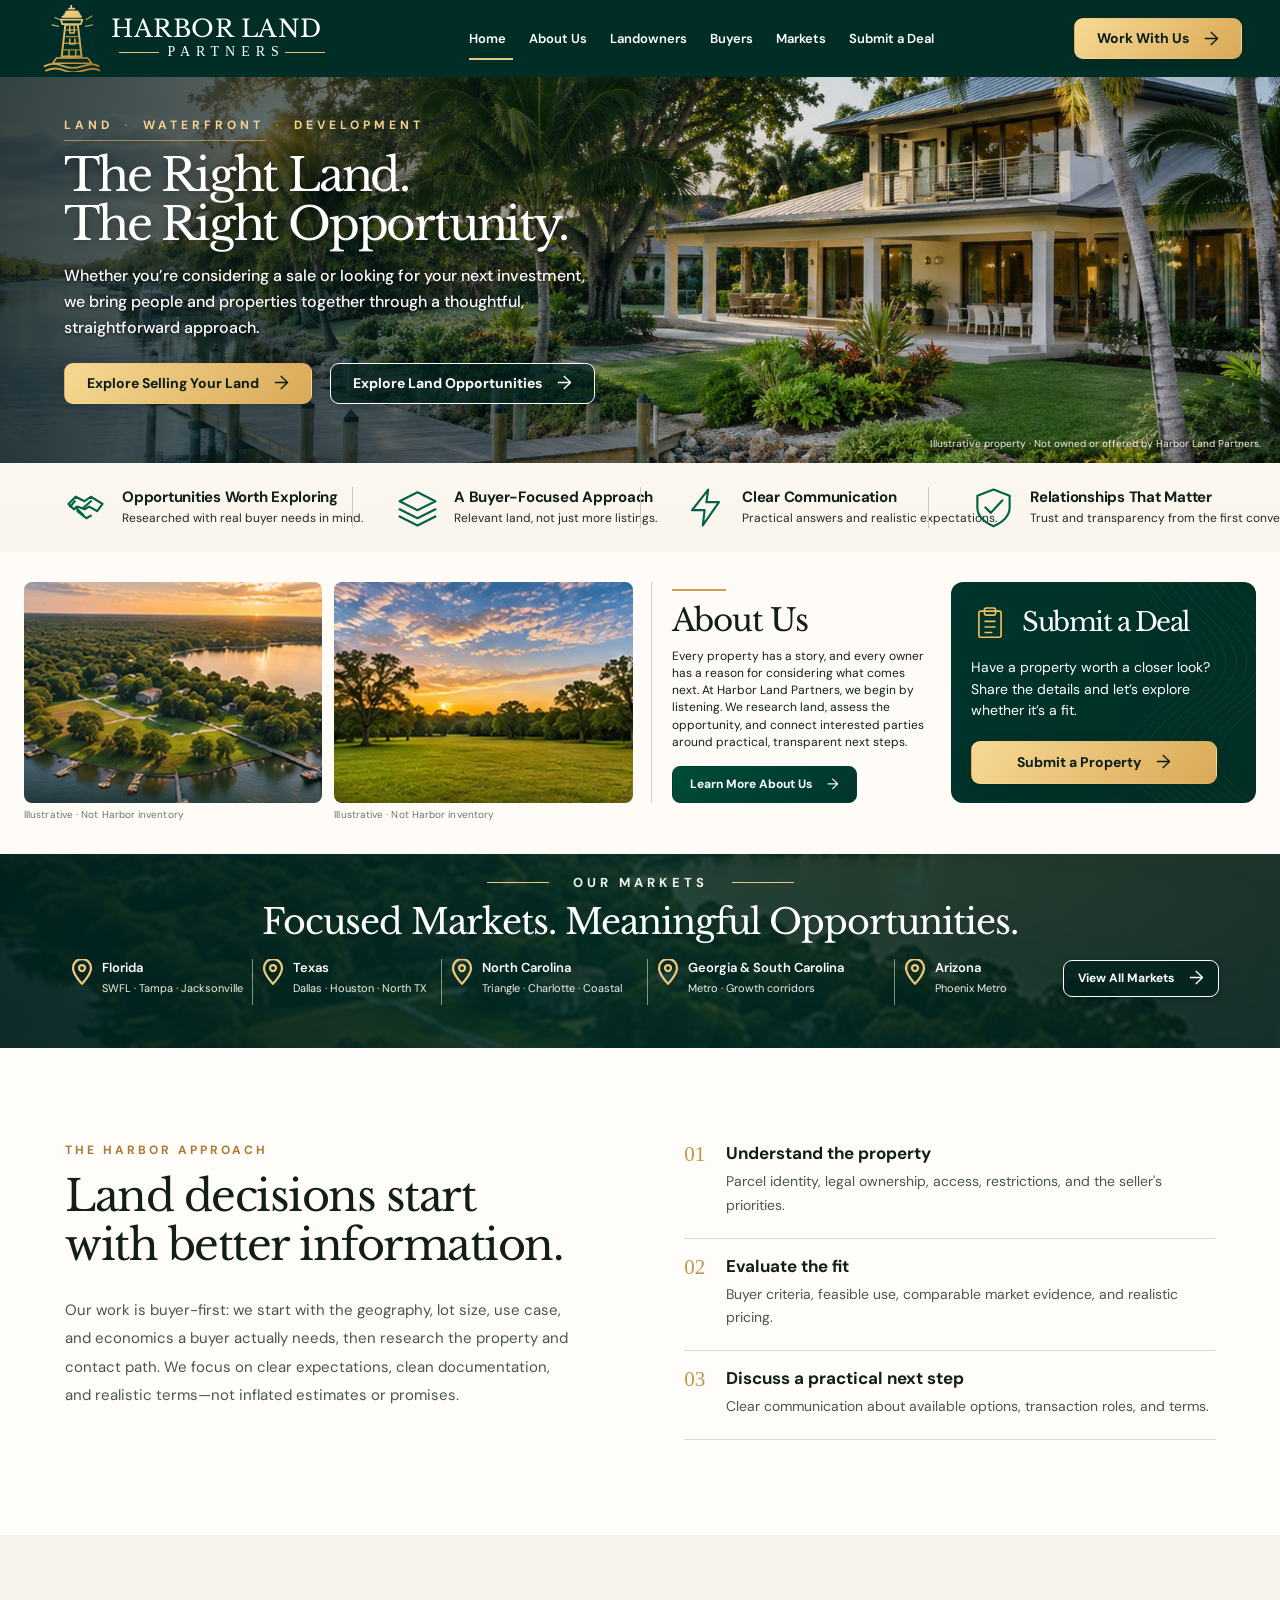
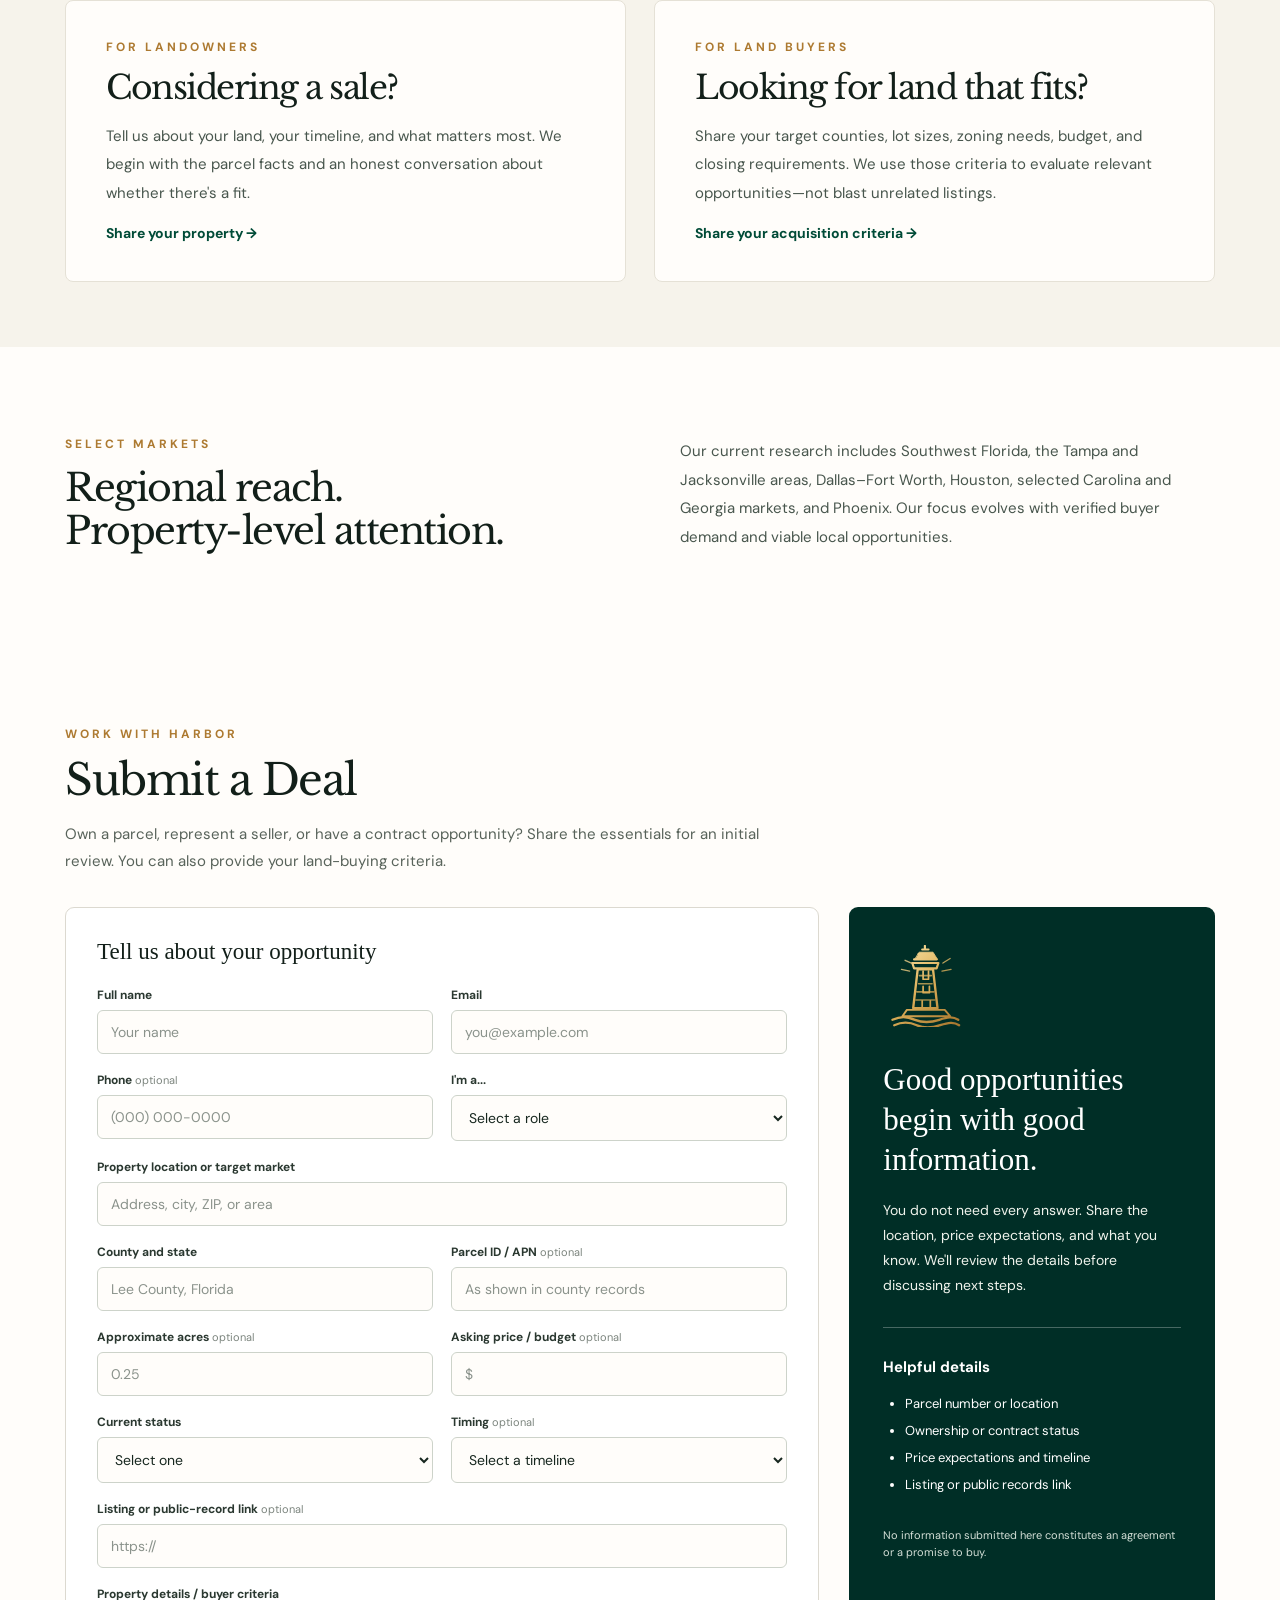
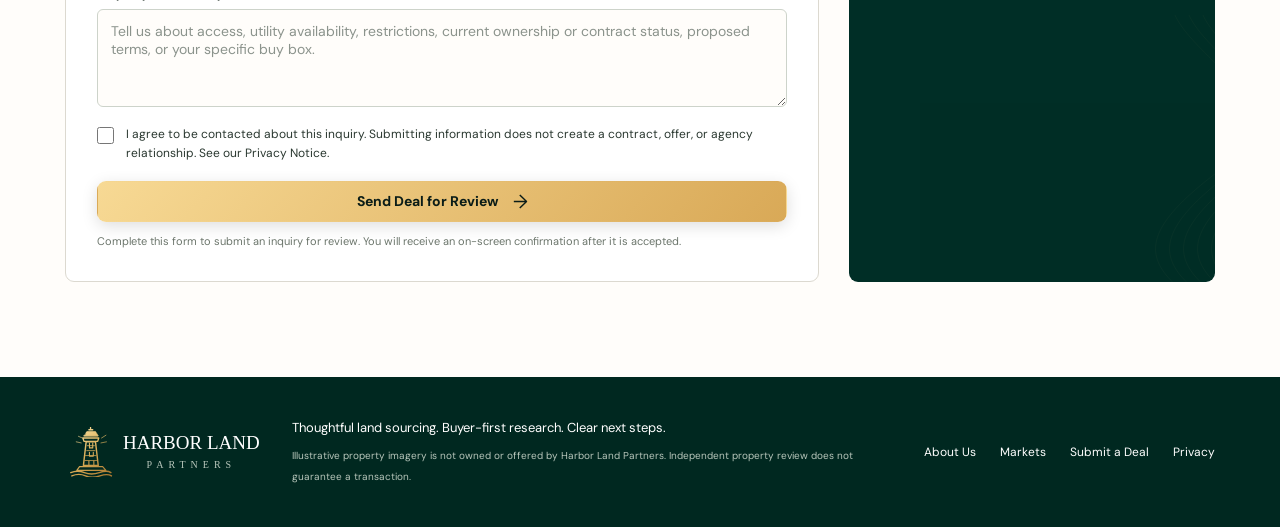
<file: index.html>
<!doctype html>
<html lang="en">
<head>
  <meta charset="UTF-8" />
  <meta name="viewport" content="width=device-width, initial-scale=1.0" />
  <meta name="theme-color" content="#002f27" />
  <meta name="description" content="Harbor Land Partners connects landowners, investors, and builders with thoughtfully evaluated land opportunities. Share a parcel or tell us what you're looking for." />
  <meta property="og:title" content="Harbor Land Partners | The Right Land. The Right Opportunity." />
  <meta property="og:description" content="Property-focused research. Buyer-first land opportunities. Straightforward conversations." />
  <title>Harbor Land Partners — The Right Land. The Right Opportunity.</title>
  <link rel="icon" href="assets/favicon.svg" type="image/svg+xml" />
  <link rel="preconnect" href="https://fonts.googleapis.com" />
  <link rel="preconnect" href="https://fonts.gstatic.com" crossorigin />
  <link href="https://fonts.googleapis.com/css2?family=DM+Sans:wght@400;500;600;700&family=Libre+Baskerville:wght@400;700&display=swap" rel="stylesheet" />
  <link rel="stylesheet" href="styles.css" />
  <script src="config.js" defer></script>
  <script src="script.js" defer></script>
</head>
<body>
  <a class="skip-link" href="#main">Skip to content</a>
  <header class="site-header" id="home">
    <div class="header-inner">
      <a class="brand" href="#home" aria-label="Harbor Land Partners, home">
        <img src="assets/lighthouse.svg" width="74" height="72" alt="" />
        <span class="brand-lettering"><span>HARBOR LAND</span><span class="brand-sub"><i></i>PARTNERS<i></i></span></span>
      </a>
      <nav class="primary-nav" id="primaryNav" aria-label="Main navigation">
        <a href="#home" class="active">Home</a>
        <a href="#about">About Us</a>
        <a href="#landowners">Landowners</a>
        <a href="#buyers">Buyers</a>
        <a href="#markets">Markets</a>
        <a href="#submit">Submit a Deal</a>
      </nav>
      <a class="btn btn-gold header-action" href="#submit">Work With Us <span aria-hidden="true">→</span></a>
      <button class="menu-button" id="menuButton" type="button" aria-expanded="false" aria-controls="primaryNav" aria-label="Open menu"><span></span><span></span><span></span></button>
    </div>
  </header>
  <main id="main">
    <section class="hero" aria-labelledby="hero-title">
      <div class="hero-photo" role="img" aria-label="Illustrative waterfront residence, landscaping and private dock at sunset"></div>
      <div class="hero-inner">
        <div class="hero-copy">
          <div class="hero-eyebrow">LAND <b>·</b> WATERFRONT <b>·</b> DEVELOPMENT</div>
          <h1 id="hero-title">The Right Land.<br />The Right Opportunity.</h1>
          <p>Whether you’re considering a sale or looking for your next investment, we bring people and properties together through a thoughtful, straightforward approach.</p>
          <div class="hero-ctas">
            <a class="btn btn-gold" href="#landowners">Explore Selling Your Land <span aria-hidden="true">→</span></a>
            <a class="btn btn-outline-light" href="#buyers">Explore Land Opportunities <span aria-hidden="true">→</span></a>
          </div>
        </div>
      </div>
      <span class="hero-caption">Illustrative property · Not owned or offered by Harbor Land Partners.</span>
    </section>

    <section class="benefits" aria-label="Why Harbor Land Partners">
      <div class="benefits-inner">
        <div class="benefit"><svg viewBox="0 0 48 48" aria-hidden="true"><path d="m5 20 8-8 10 5 7-5 13 8-6 8-9-5-5 3-8-3-4 3Z"/><path d="m15 28 10 8 5-3m-17-9 9 9m8-16-8 7m-10-7-5 6"/></svg><div><strong>Opportunities Worth Exploring</strong><span>Researched with real buyer needs in mind.</span></div></div>
        <div class="benefit"><svg viewBox="0 0 48 48" aria-hidden="true"><path d="m4 17 20-10 20 10-20 10L4 17Zm0 9 20 10 20-10M4 34l20 10 20-10"/></svg><div><strong>A Buyer-Focused Approach</strong><span>Relevant land, not just more listings.</span></div></div>
        <div class="benefit"><svg viewBox="0 0 48 48" aria-hidden="true"><path d="M27 4 9 27h14l-2 17 18-26H25l2-14Z"/></svg><div><strong>Clear Communication</strong><span>Practical answers and realistic expectations.</span></div></div>
        <div class="benefit"><svg viewBox="0 0 48 48" aria-hidden="true"><path d="M24 4 42 11v13c0 10-7 16-18 21C13 40 6 34 6 24V11L24 4Z"/><path d="m15 24 6 6 13-14"/></svg><div><strong>Relationships That Matter</strong><span>Trust and transparency from the first conversation.</span></div></div>
      </div>
    </section>

    <section class="spotlight" aria-label="Our approach and an example of the land we research">
      <div class="spotlight-inner">
        <div class="photo-card"><img src="assets/lakeshore-aerial.jpg" alt="Illustrative wooded lakeshore with docks seen from above" loading="lazy"/><span class="photo-meta">Illustrative · Not Harbor inventory</span></div>
        <div class="photo-card"><img src="assets/meadow-land.jpg" alt="Illustrative green land with mature trees at sunset" loading="lazy"/><span class="photo-meta">Illustrative · Not Harbor inventory</span></div>
        <div class="about-intro" id="about"><div class="gold-line"></div><h2>About Us</h2><p>Every property has a story, and every owner has a reason for considering what comes next. At Harbor Land Partners, we begin by listening. We research land, assess the opportunity, and connect interested parties around practical, transparent next steps.</p><a class="btn btn-forest" href="#about-detail">Learn More About Us <span aria-hidden="true">→</span></a></div>
        <div class="submit-card"><div class="submit-card-heading"><svg viewBox="0 0 48 48" aria-hidden="true"><rect x="10" y="9" width="28" height="33" rx="2"/><rect x="17" y="5" width="14" height="9" rx="2"/><path d="M17 22h14M17 29h14M17 36h10"/></svg><h2>Submit a Deal</h2></div><p>Have a property worth a closer look? Share the details and let’s explore whether it’s a fit.</p><a class="btn btn-gold" href="#submit">Submit a Property <span aria-hidden="true">→</span></a></div>
      </div>
    </section>

    <section class="markets-bar" id="markets" aria-labelledby="markets-title">
      <div class="markets-overlay"></div>
      <div class="markets-content">
        <div class="markets-eyebrow"><i></i><span>OUR MARKETS</span><i></i></div>
        <h2 id="markets-title">Focused Markets. Meaningful Opportunities.</h2>
        <div class="market-items">
          <div class="market"><svg viewBox="0 0 32 36" aria-hidden="true"><path d="M16 33s12-12 12-21a12 12 0 0 0-24 0c0 9 12 21 12 21Z"/><circle cx="16" cy="12" r="4"/></svg><div><strong>Florida</strong><span>SWFL · Tampa · Jacksonville</span></div></div>
          <div class="market"><svg viewBox="0 0 32 36" aria-hidden="true"><path d="M16 33s12-12 12-21a12 12 0 0 0-24 0c0 9 12 21 12 21Z"/><circle cx="16" cy="12" r="4"/></svg><div><strong>Texas</strong><span>Dallas · Houston · North TX</span></div></div>
          <div class="market"><svg viewBox="0 0 32 36" aria-hidden="true"><path d="M16 33s12-12 12-21a12 12 0 0 0-24 0c0 9 12 21 12 21Z"/><circle cx="16" cy="12" r="4"/></svg><div><strong>North Carolina</strong><span>Triangle · Charlotte · Coastal</span></div></div>
          <div class="market"><svg viewBox="0 0 32 36" aria-hidden="true"><path d="M16 33s12-12 12-21a12 12 0 0 0-24 0c0 9 12 21 12 21Z"/><circle cx="16" cy="12" r="4"/></svg><div><strong>Georgia &amp; South Carolina</strong><span>Metro · Growth corridors</span></div></div>
          <div class="market"><svg viewBox="0 0 32 36" aria-hidden="true"><path d="M16 33s12-12 12-21a12 12 0 0 0-24 0c0 9 12 21 12 21Z"/><circle cx="16" cy="12" r="4"/></svg><div><strong>Arizona</strong><span>Phoenix Metro</span></div></div>
          <a class="btn btn-outline-light market-cta" href="#market-detail">View All Markets <span aria-hidden="true">→</span></a>
        </div>
      </div>
    </section>

    <section class="explanation section-shell" id="about-detail">
      <div><p class="section-tag">THE HARBOR APPROACH</p><h2>Land decisions start with better information.</h2><p>Our work is buyer-first: we start with the geography, lot size, use case, and economics a buyer actually needs, then research the property and contact path. We focus on clear expectations, clean documentation, and realistic terms—not inflated estimates or promises.</p></div>
      <div class="steps"><div><span>01</span><div><strong>Understand the property</strong><p>Parcel identity, legal ownership, access, restrictions, and the seller's priorities.</p></div></div><div><span>02</span><div><strong>Evaluate the fit</strong><p>Buyer criteria, feasible use, comparable market evidence, and realistic pricing.</p></div></div><div><span>03</span><div><strong>Discuss a practical next step</strong><p>Clear communication about available options, transaction roles, and terms.</p></div></div></div>
    </section>

    <section class="audience-section" aria-label="Working with Harbor Land Partners"><div class="section-shell audience-grid"><article class="audience-card" id="landowners"><p class="section-tag">FOR LANDOWNERS</p><h2>Considering a sale?</h2><p>Tell us about your land, your timeline, and what matters most. We begin with the parcel facts and an honest conversation about whether there's a fit.</p><a href="#submit">Share your property <span aria-hidden="true">→</span></a></article><article class="audience-card" id="buyers"><p class="section-tag">FOR LAND BUYERS</p><h2>Looking for land that fits?</h2><p>Share your target counties, lot sizes, zoning needs, budget, and closing requirements. We use those criteria to evaluate relevant opportunities—not blast unrelated listings.</p><a href="#submit">Share your acquisition criteria <span aria-hidden="true">→</span></a></article></div></section>

    <section class="market-detail section-shell" id="market-detail"><div><p class="section-tag">SELECT MARKETS</p><h2>Regional reach.<br/>Property-level attention.</h2></div><p>Our current research includes Southwest Florida, the Tampa and Jacksonville areas, Dallas–Fort Worth, Houston, selected Carolina and Georgia markets, and Phoenix. Our focus evolves with verified buyer demand and viable local opportunities.</p></section>

    <section class="submission section-shell" id="submit" aria-labelledby="submission-title"><div class="submission-title"><p class="section-tag">WORK WITH HARBOR</p><h2 id="submission-title">Submit a Deal</h2><p>Own a parcel, represent a seller, or have a contract opportunity? Share the essentials for an initial review. You can also provide your land-buying criteria.</p></div><div class="submission-layout">
      <form id="dealForm" name="deal-intake" class="deal-form" method="POST" action="/thank-you.html" data-netlify="true" netlify-honeypot="website">
        <input type="hidden" name="form-name" value="deal-intake" />
        <input type="hidden" name="subject" value="New Harbor Land Partners deal inquiry (%{submissionId})" />
        <h3>Tell us about your opportunity</h3>
        <div class="field-row"><label>Full name <input name="fullName" type="text" placeholder="Your name" autocomplete="name" maxlength="120" required /></label><label>Email <input name="email" type="email" placeholder="you@example.com" autocomplete="email" maxlength="254" required /></label></div>
        <div class="field-row"><label>Phone <span class="optional">optional</span><input name="phone" type="tel" placeholder="(000) 000-0000" autocomplete="tel" maxlength="40" /></label><label>I'm a... <select name="role" required><option value="">Select a role</option><option>Property owner</option><option>Agent or broker</option><option>Wholesaler / contract holder</option><option>Investor / buyer</option><option>Referral partner</option><option>Other</option></select></label></div>
        <label>Property location or target market <input name="location" type="text" placeholder="Address, city, ZIP, or area" maxlength="250" required /></label>
        <div class="field-row"><label>County and state <input name="county" type="text" placeholder="Lee County, Florida" maxlength="140" required /></label><label>Parcel ID / APN <span class="optional">optional</span><input name="apn" type="text" placeholder="As shown in county records" maxlength="120" /></label></div>
        <div class="field-row"><label>Approximate acres <span class="optional">optional</span><input name="acreage" type="number" min="0" step="any" placeholder="0.25" /></label><label>Asking price / budget <span class="optional">optional</span><input name="price" type="number" min="0" step="1" placeholder="$" /></label></div>
        <div class="field-row"><label>Current status <select name="listingStatus" required><option value="">Select one</option><option>Off-market</option><option>Listed with an agent / MLS</option><option>Under contract</option><option>Buyer requirements only</option><option>Not sure</option></select></label><label>Timing <span class="optional">optional</span><select name="timeline"><option value="">Select a timeline</option><option>As soon as practical</option><option>Within 30 days</option><option>30–90 days</option><option>Flexible</option></select></label></div>
        <label>Listing or public-record link <span class="optional">optional</span><input name="propertyLink" type="url" placeholder="https://" maxlength="700" /></label>
        <label>Property details / buyer criteria <textarea name="details" rows="4" maxlength="4000" required placeholder="Tell us about access, utility availability, restrictions, current ownership or contract status, proposed terms, or your specific buy box."></textarea></label>
        <label class="check-label"><input type="checkbox" name="consent" required /><span>I agree to be contacted about this inquiry. Submitting information does not create a contract, offer, or agency relationship. See our <a href="privacy.html" target="_blank" rel="noopener">Privacy Notice</a>.</span></label>
        <label class="spam-field">Leave blank <input type="text" name="website" tabindex="-1" autocomplete="off" /></label>
        <button class="btn btn-gold submit-button" type="submit" id="submitButton">Send Deal for Review <span aria-hidden="true">→</span></button>
        <p id="formState" class="form-status" role="status" aria-live="polite">When this site is published on Netlify with Forms enabled, this inquiry will be delivered securely. This local preview does not send anything.</p>
      </form>
      <aside class="submission-aside"><img src="assets/lighthouse.svg" alt="" width="80" height="80" /><h3>Good opportunities begin with good information.</h3><p>You do not need every answer. Share the location, price expectations, and what you know. We'll review the details before discussing next steps.</p><div class="aside-divider"></div><strong>Helpful details</strong><ul><li>Parcel number or location</li><li>Ownership or contract status</li><li>Price expectations and timeline</li><li>Listing or public records link</li></ul><small>No information submitted here constitutes an agreement or a promise to buy.</small></aside>
    </div><div id="summaryPanel" class="summary-panel" hidden><h3>Submission summary prepared</h3><p id="summaryStatus">Local preview: nothing has been sent. This form sends only after the site is deployed and Forms is enabled on Netlify.</p><textarea id="summaryText" readonly rows="12" aria-label="Prepared submission summary"></textarea><div class="summary-buttons"><button type="button" class="btn btn-forest" id="copySummary">Copy Summary</button><button type="button" class="btn btn-border" id="downloadSummary">Save Text File</button><button type="button" class="btn btn-border" id="editSummary">Edit Details</button></div></div>
    </section>
  </main>
  <footer class="site-footer"><div class="footer-inner"><div class="footer-brand"><img src="assets/lighthouse.svg" width="50" height="50" alt="" /><span>HARBOR LAND<small>PARTNERS</small></span></div><div><p>Thoughtful land sourcing. Buyer-first research. Clear next steps.</p><small>Illustrative property imagery is not owned or offered by Harbor Land Partners. Independent property review does not guarantee a transaction.</small></div><nav aria-label="Footer"><a href="#about">About Us</a><a href="#markets">Markets</a><a href="#submit">Submit a Deal</a><a href="privacy.html">Privacy</a></nav></div></footer>
</body>
</html>
</file>
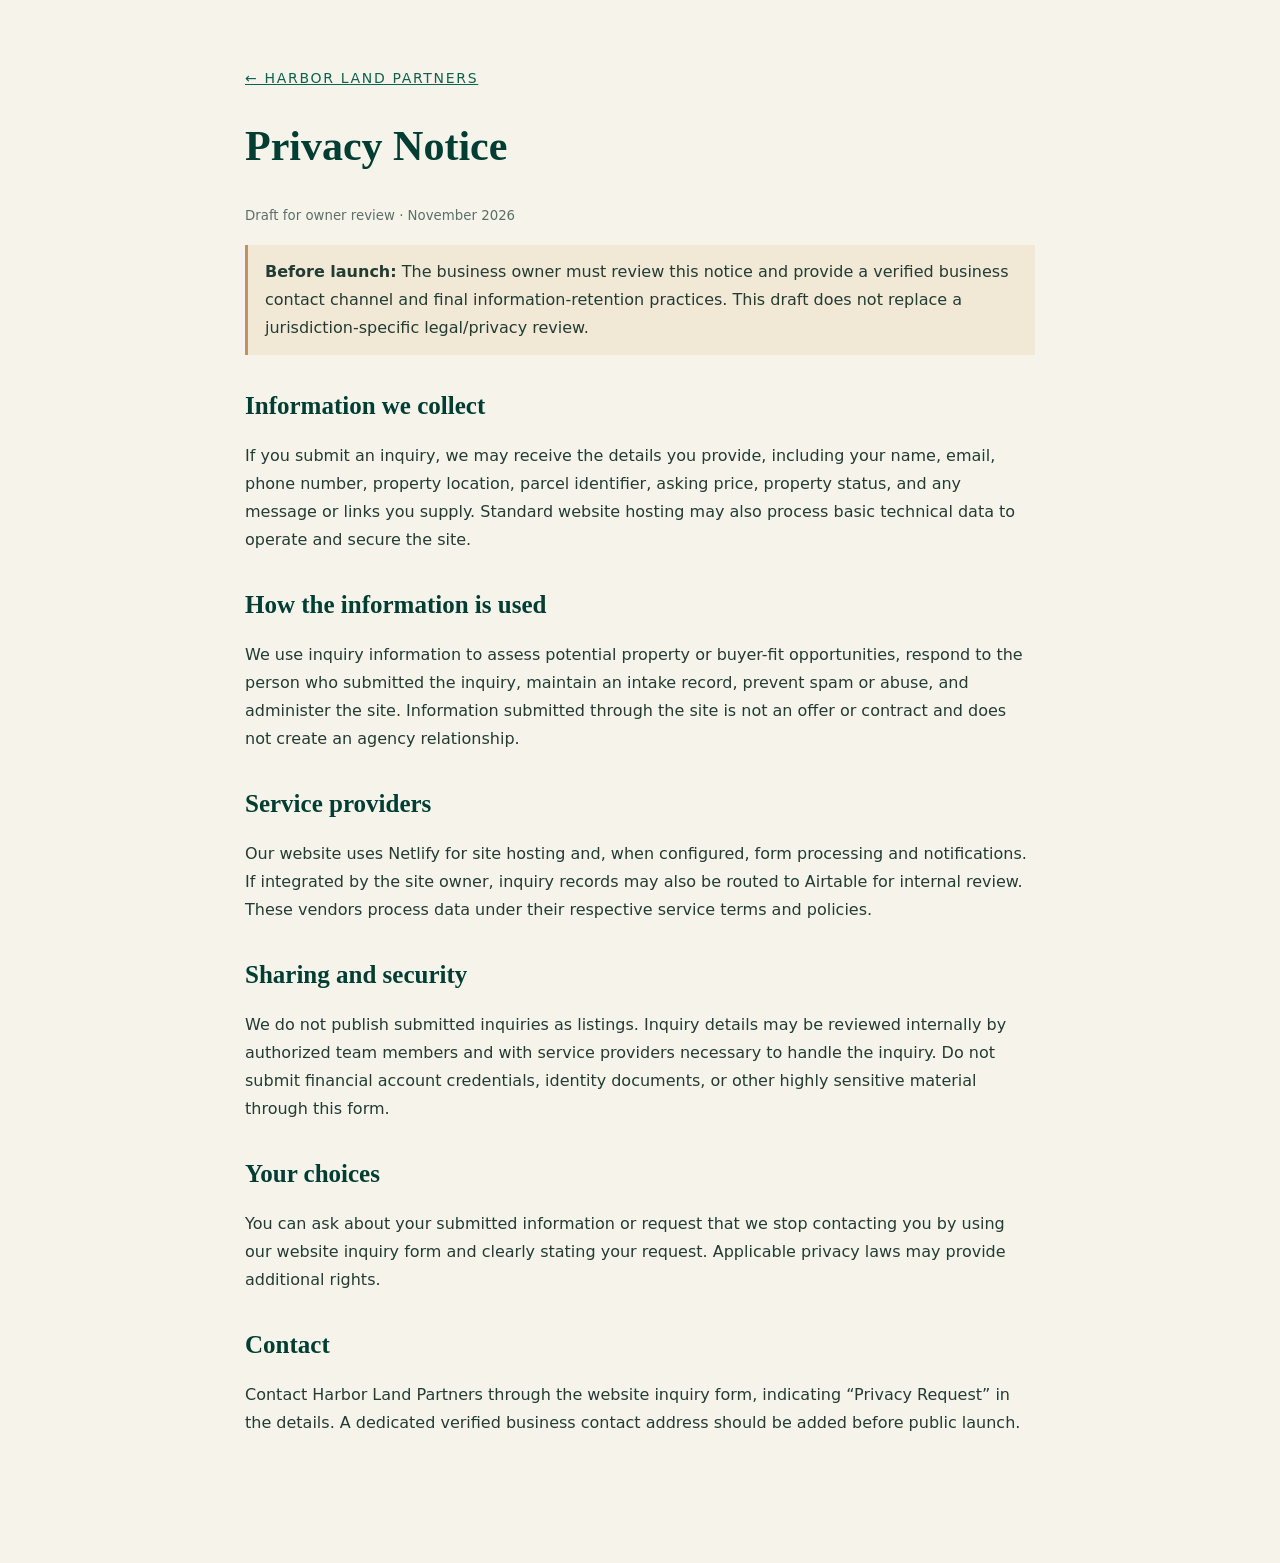
<file: privacy.html>
<!doctype html><html lang="en"><head><meta charset="UTF-8"><meta name="viewport" content="width=device-width,initial-scale=1"><meta name="robots" content="noindex"><title>Privacy Notice | Harbor Land Partners</title><link rel="icon" href="/assets/favicon.svg" type="image/svg+xml"><style>body{margin:0;background:#f6f3eb;color:#223c33;font:16px/1.75 system-ui,Arial,sans-serif}main{max-width:790px;margin:auto;padding:64px 24px 110px}a{color:#0d624f}h1,h2{font-family:Georgia,serif;line-height:1.25;color:#003d32}h1{font-size:42px}h2{font-size:25px;margin-top:35px}small{color:#5b7168}.note{border-left:3px solid #bb9561;background:#f1e8d6;padding:13px 17px}.top{font-size:14px;letter-spacing:.12em;text-transform:uppercase}</style></head><body><main><a class="top" href="/">← Harbor Land Partners</a><h1>Privacy Notice</h1><small>Draft for owner review · November 2026</small><p class="note"><strong>Before launch:</strong> The business owner must review this notice and provide a verified business contact channel and final information-retention practices. This draft does not replace a jurisdiction-specific legal/privacy review.</p><h2>Information we collect</h2><p>If you submit an inquiry, we may receive the details you provide, including your name, email, phone number, property location, parcel identifier, asking price, property status, and any message or links you supply. Standard website hosting may also process basic technical data to operate and secure the site.</p><h2>How the information is used</h2><p>We use inquiry information to assess potential property or buyer-fit opportunities, respond to the person who submitted the inquiry, maintain an intake record, prevent spam or abuse, and administer the site. Information submitted through the site is not an offer or contract and does not create an agency relationship.</p><h2>Service providers</h2><p>Our website uses Netlify for site hosting and, when configured, form processing and notifications. If integrated by the site owner, inquiry records may also be routed to Airtable for internal review. These vendors process data under their respective service terms and policies.</p><h2>Sharing and security</h2><p>We do not publish submitted inquiries as listings. Inquiry details may be reviewed internally by authorized team members and with service providers necessary to handle the inquiry. Do not submit financial account credentials, identity documents, or other highly sensitive material through this form.</p><h2>Your choices</h2><p>You can ask about your submitted information or request that we stop contacting you by using our website inquiry form and clearly stating your request. Applicable privacy laws may provide additional rights.</p><h2>Contact</h2><p>Contact Harbor Land Partners through the website inquiry form, indicating “Privacy Request” in the details. A dedicated verified business contact address should be added before public launch.</p></main></body></html>
</file>
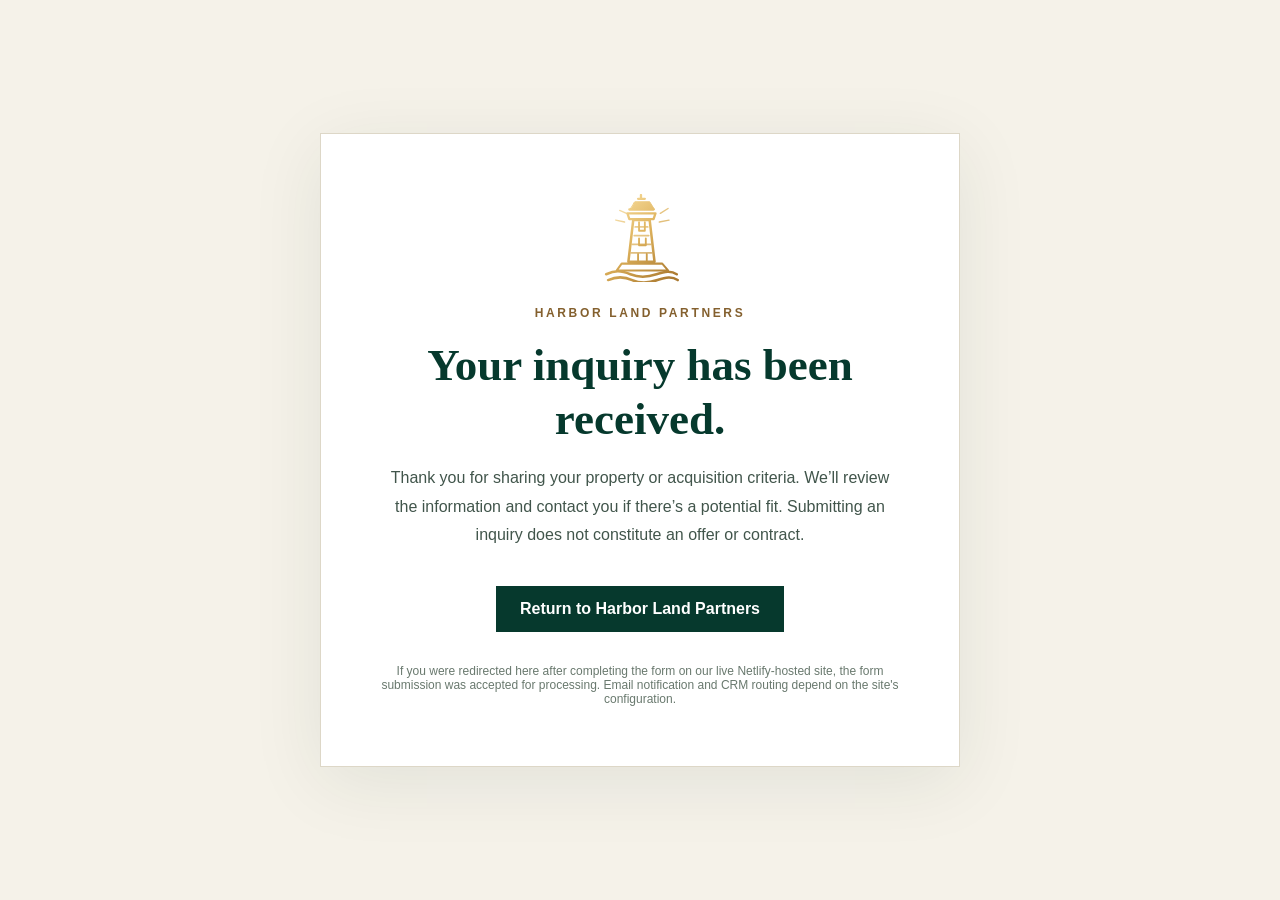
<file: thank-you.html>
<!doctype html><html lang="en"><head><meta charset="UTF-8"><meta name="viewport" content="width=device-width,initial-scale=1"><title>Inquiry Received | Harbor Land Partners</title><meta name="robots" content="noindex"><link rel="stylesheet" href="/styles.css"><link rel="icon" href="/assets/favicon.svg" type="image/svg+xml"><style>body{min-height:100vh;display:grid;place-items:center;background:#f5f2e9;padding:24px}.thanks{width:min(100%,640px);background:white;border:1px solid #ddd7c7;padding:clamp(28px,7vw,60px);text-align:center;box-shadow:0 15px 70px #0b2c2515}.thanks img{width:88px;height:88px;margin:auto auto 20px}.thanks .eyebrow{font-size:12px;font-weight:700;letter-spacing:.22em;color:#84602e}.thanks h1{font-family:'Libre Baskerville',Georgia,serif;font-size:clamp(29px,5vw,45px);line-height:1.2;color:#06392d;margin:18px 0}.thanks p{color:#41554b;line-height:1.8}.thanks a{display:inline-block;background:#06392d;color:white;padding:14px 24px;margin-top:20px;text-decoration:none;font-weight:600}.thanks small{display:block;margin-top:32px;color:#69796e;font-size:12px}</style></head><body><main class="thanks"><img src="/assets/lighthouse.svg" alt="Harbor Land Partners lighthouse logo"><div class="eyebrow">HARBOR LAND PARTNERS</div><h1>Your inquiry has been received.</h1><p>Thank you for sharing your property or acquisition criteria. We’ll review the information and contact you if there’s a potential fit. Submitting an inquiry does not constitute an offer or contract.</p><a href="/">Return to Harbor Land Partners</a><small>If you were redirected here after completing the form on our live Netlify-hosted site, the form submission was accepted for processing. Email notification and CRM routing depend on the site's configuration.</small></main></body></html>
</file>
<file: styles.css>
:root{--green:#002e26;--deep:#002720;--forest:#004b37;--gold:#ecc77c;--gold-dark:#d5a652;--cream:#f8f4ec;--paper:#fffdfa;--ink:#121f19;--muted:#657168;--line:#d9d8cf}*{box-sizing:border-box}html{scroll-behavior:smooth;scroll-padding-top:95px}body{margin:0;color:var(--ink);background:var(--paper);font-family:'DM Sans',Arial,Helvetica,sans-serif;-webkit-font-smoothing:antialiased}button,input,select,textarea{font:inherit}button,a{-webkit-tap-highlight-color:transparent}a{text-decoration:none;color:inherit}button{cursor:pointer}a:focus-visible,button:focus-visible,input:focus-visible,select:focus-visible,textarea:focus-visible{outline:3px solid #dfb85c;outline-offset:4px}img{max-width:100%}.skip-link{position:absolute;top:-100px;left:12px;background:#fff;color:#000;z-index:100;padding:12px}.skip-link:focus{top:12px}.site-header{height:77px;background:#002e26;color:#fff;position:relative;z-index:15}.header-inner{max-width:1536px;height:100%;margin:0 auto;padding:0 4.5% 0 4.9%;display:flex;align-items:center;justify-content:space-between;gap:28px}.brand{display:flex;align-items:center;gap:12px;flex:0 0 auto;min-width:335px}.brand img{width:76px;height:73px;object-fit:contain}.brand-lettering{display:flex;flex-direction:column;line-height:1.04;font-family:Georgia,'Libre Baskerville',serif;font-size:28px;letter-spacing:.5px;white-space:nowrap;font-weight:400}.brand-sub{font-family:Georgia,serif;font-size:16px;letter-spacing:8px;margin-top:3px;display:flex;align-items:center;justify-content:center;padding-left:8px}.brand-sub i{display:block;width:40px;height:1px;background:#e8c47f;margin-right:8px}.brand-sub i:last-child{margin-left:0;margin-right:0}.primary-nav{display:flex;align-items:stretch;height:100%;gap:41px;white-space:nowrap}.primary-nav a{font-size:15px;font-weight:600;display:flex;align-items:center;position:relative;transition:color .2s}.primary-nav a:hover{color:var(--gold)}.primary-nav a.active:after{content:"";width:44px;height:2px;background:var(--gold);position:absolute;bottom:17px;left:0}.btn{display:inline-flex;align-items:center;justify-content:center;gap:15px;min-height:41px;padding:11px 22px;border-radius:9px;font-weight:700;font-size:14px;border:1.5px solid transparent;transition:transform .15s,filter .15s,background-color .15s;text-align:center;line-height:1.2;white-space:nowrap}.btn:hover{transform:translateY(-1px);filter:brightness(1.07)}.btn span{font-size:19px;font-weight:400;line-height:0}.btn-gold{background:linear-gradient(130deg,#f7d994,#d9a957);color:#0a1c17;box-shadow:0 4px 16px #0002}.header-action{min-width:172px;flex:0 0 auto}.btn-outline-light{background:rgba(0,32,28,.72);color:white;border-color:#fff;box-shadow:0 2px 8px #0003}.btn-forest{background:linear-gradient(140deg,#004c39,#00352b);color:#fff;border-color:#003d2f}.btn-border{border-color:#d1cbbd;background:#fff;color:var(--green)}.menu-button{display:none;background:transparent;border:1px solid #668779;border-radius:6px;padding:12px 10px;flex-direction:column;gap:5px}.menu-button span{display:block;width:25px;height:2px;background:var(--gold)}
/* hero: closely follows the selected waterfront reference */
.hero{height:386px;position:relative;isolation:isolate;overflow:hidden;background:#4d6759}.hero-photo{position:absolute;inset:0;background-image:linear-gradient(90deg,rgba(0,20,24,.78) 0%,rgba(0,23,24,.58) 29%,rgba(0,26,22,.07) 61%,rgba(0,17,14,.12) 100%),url('assets/waterfront-hero.jpg');background-size:cover;background-position:center 55%;z-index:-1}.hero-inner{width:100%;height:100%;max-width:1536px;margin:0 auto;padding:40px 5%;display:flex;align-items:flex-start}.hero-copy{max-width:780px;color:#fff}.hero-eyebrow{font-size:12px;color:#f4d28d;letter-spacing:4px;font-weight:700;padding-bottom:10px;position:relative}.hero-eyebrow:after{content:"";position:absolute;left:0;bottom:2px;width:202px;height:1px;background:#e1b97099}.hero-eyebrow b{font-size:11px;font-weight:400;padding:0 5px}.hero h1{margin:8px 0 14px;font-size:clamp(40px,3.55vw,58px);font-weight:400;line-height:1.08;letter-spacing:-2.2px;font-family:Georgia,'Libre Baskerville',serif;text-shadow:0 2px 10px #0005;white-space:nowrap}.hero-copy>p{font-size:16px;line-height:1.62;max-width:545px;font-weight:500;margin:13px 0 22px;text-shadow:0 1px 3px #000a}.hero-ctas{display:flex;gap:18px;align-items:center}.hero-ctas .btn{min-height:40px}.hero-caption{position:absolute;bottom:13px;right:19px;color:#f4f1e7;font-size:10px;font-weight:500;text-shadow:0 1px 4px #000a;opacity:.86}
/* four benefit features */
.benefits{background:linear-gradient(#fcf8f0,#f9f4ed);height:89px;display:flex;align-items:center}.benefits-inner{max-width:1536px;margin:0 auto;padding:0 5%;display:grid;grid-template-columns:repeat(4,minmax(0,1fr));width:100%}.benefit{display:flex;align-items:center;gap:15px;min-height:51px;padding:0 24px 0 0;position:relative}.benefit:not(:first-child){padding-left:44px}.benefit:not(:first-child):before{content:"";position:absolute;left:0;top:5px;bottom:5px;width:1px;background:#cbc9c0}.benefit svg{width:43px;height:43px;flex-shrink:0;stroke:#006345;stroke-width:2.4;stroke-linejoin:round;stroke-linecap:round;fill:none}.benefit strong{display:block;font-size:15px;letter-spacing:-.25px;white-space:nowrap}.benefit span{display:block;font-size:12px;line-height:1.6;color:#202a23;margin-top:2px;white-space:nowrap}
/* compact editorial image/about/submit row */
.spotlight{background:#fffcf8}.spotlight-inner{max-width:1536px;margin:0 auto;padding:30px 28px 32px;display:grid;grid-template-columns:1.04fr 1.04fr 1fr 1.09fr;gap:12px;align-items:start}.photo-card{min-width:0;position:relative}.photo-card img{width:100%;height:221px;display:block;border-radius:8px;object-fit:cover}.photo-card:first-child img{object-position:center 54%}.photo-card:nth-child(2) img{object-position:center 59%}.photo-meta{font-size:10px;letter-spacing:.08px;color:#6f746d;line-height:14px;display:block;margin-top:5px}.about-intro{margin-left:6px;padding-left:20px;border-left:1px solid #d7d1c7;min-height:220px}.gold-line{width:54px;height:2px;background:#cf9c49;margin:7px 0 12px}.about-intro h2,.submit-card h2{font-family:Georgia,'Libre Baskerville',serif;font-weight:400;font-size:35px;letter-spacing:-1.2px;line-height:1.15;margin:0 0 9px}.about-intro p{font-size:13px;line-height:1.44;max-width:340px;margin:0 0 15px}.about-intro .btn{padding:10px 17px;font-size:12px;min-height:35px;border-radius:8px}.about-intro .btn span{font-size:15px}.submit-card{background:linear-gradient(110deg,#00362c,#002e26);position:relative;isolation:isolate;overflow:hidden;color:#fff;border-radius:12px;height:221px;padding:22px 27px;margin-left:8px}.submit-card:before{content:"";position:absolute;inset:0;background:url('assets/contours.svg') center/cover no-repeat;opacity:.7;pointer-events:none;z-index:-1}.submit-card-heading{display:flex;align-items:center;gap:13px}.submit-card-heading svg{width:38px;height:38px;stroke:#efbf60;stroke-width:2.1;fill:none}.submit-card h2{font-size:30px;letter-spacing:-1.5px;margin:0}.submit-card p{font-size:14px;line-height:1.55;margin:15px 0 19px;max-width:315px}.submit-card .btn{min-width:246px;justify-content:center;padding:12px 22px}
/* dark market strip */
.markets-bar{height:194px;position:relative;isolation:isolate;color:#fff;background:var(--deep) url('assets/lakeshore-aerial.jpg') center 44%/cover}.markets-overlay{position:absolute;inset:0;z-index:-1;background:linear-gradient(90deg,rgba(0,33,29,.91),rgba(0,43,36,.84),rgba(0,31,27,.88))}.markets-content{max-width:1536px;margin:0 auto;padding:20px 4.8% 16px;text-align:center}.markets-eyebrow{display:flex;justify-content:center;align-items:center;gap:24px;color:#f2f0e8;font-size:13px;font-weight:700;letter-spacing:4px}.markets-eyebrow i{height:1px;width:62px;background:var(--gold)}.markets-content h2{font:400 35px/1.2 Georgia,'Libre Baskerville',serif;letter-spacing:-1px;margin:10px 0 16px}.market-items{display:grid;grid-template-columns:1.05fr 1.04fr 1.13fr 1.36fr .86fr auto;align-items:center;gap:0;text-align:left}.market{display:flex;align-items:start;gap:8px;min-width:0;padding:0 15px;position:relative}.market:not(:first-child):before{content:"";width:1px;background:#d5e2d494;height:46px;position:absolute;left:0;top:0}.market svg{width:24px;height:27px;fill:none;stroke:var(--gold);stroke-width:3;flex-shrink:0;margin-top:0}.market strong{display:block;font-size:15px;font-weight:600;white-space:nowrap}.market span{display:block;font-size:12px;color:#f2f0e8;line-height:1.55;margin-top:4px;white-space:nowrap}.market-cta{font-size:12px;min-width:155px;min-height:37px;justify-self:end;padding:8px 14px;margin-left:12px}
/* working sections below the selected reference screenshot */
.section-shell{max-width:1210px;margin:0 auto;padding-left:30px;padding-right:30px}.section-tag{font-size:12px;font-weight:700;letter-spacing:3px;color:#ad7a31;margin:0 0 14px}.explanation{padding-top:94px;padding-bottom:95px;display:grid;grid-template-columns:.95fr 1fr;gap:115px}.explanation h2,.audience-card h2,.market-detail h2,.submission-title h2{font-family:Georgia,'Libre Baskerville',serif;font-size:43px;line-height:1.15;font-weight:400;letter-spacing:-1.5px;margin:0 0 25px}.explanation p:not(.section-tag),.audience-card p:not(.section-tag),.market-detail p:not(.section-tag){color:#48564d;font-size:15px;line-height:1.9}.steps>div{display:flex;gap:21px;border-bottom:1px solid #d8d9d1;padding:16px 0 20px}.steps>div:first-child{padding-top:0}.steps span{color:#c39548;font-size:21px;font-family:Georgia,serif}.steps strong{font-size:17px}.steps p{margin:6px 0 0;font-size:14px!important;line-height:1.7!important}.audience-section{background:#f6f3eb;padding:65px 0}.audience-grid{display:grid;grid-template-columns:1fr 1fr;gap:28px}.audience-card{background:#fffdfa;border:1px solid #e5e1d6;padding:38px 40px;border-radius:8px}.audience-card h2{font-size:33px;margin-bottom:14px}.audience-card a{color:var(--forest);font-weight:700;font-size:14px}.audience-card a:hover{text-decoration:underline}.market-detail{padding-top:75px;padding-bottom:80px;display:grid;grid-template-columns:1fr 1fr;align-items:center;gap:80px}.market-detail h2{font-size:38px;margin:0}.submission{padding-top:80px;padding-bottom:95px}.submission-title{max-width:710px;margin-bottom:32px}.submission-title h2{margin-bottom:12px}.submission-title>p:last-child{font-size:15px;line-height:1.8;color:#58635a}.submission-layout{display:grid;grid-template-columns:minmax(0,1.65fr) minmax(290px,.8fr);gap:30px;align-items:stretch}.deal-form{padding:31px;border:1px solid #dcd9d0;border-radius:9px;background:#fff}.deal-form h3{font-family:Georgia,serif;font-size:23px;font-weight:400;margin:0 0 22px}.deal-form label{display:block;color:#2a3830;font-size:12px;font-weight:700;margin-bottom:18px}.field-row{display:grid;grid-template-columns:1fr 1fr;gap:18px}.deal-form input:not([type=checkbox]),.deal-form select,.deal-form textarea{display:block;width:100%;background:#fffdfa;border:1px solid #cdd3ca;border-radius:6px;color:#17271f;padding:12px 13px;margin-top:7px;min-height:44px;font-size:14px;font-weight:400;resize:vertical}.deal-form input::placeholder,.deal-form textarea::placeholder{color:#8b938c}.optional{font-size:11px;color:#7c857e;font-weight:400}.deal-form .check-label{display:flex;gap:12px;align-items:flex-start;font-size:12px;line-height:1.6;font-weight:400;cursor:pointer}.check-label input{margin:2px 0 0;width:17px;height:17px;accent-color:var(--forest);flex:0 0 auto}.spam-field{position:absolute!important;left:-9999px!important;opacity:0!important}.submit-button{width:100%;font-size:14px}.form-status{color:#6b756b;font-size:11px;line-height:1.55;margin:11px 0 0}.form-status.error{color:#9c3525}.form-status.success{color:#0d7154}.submission-aside{background:var(--green);color:#fff;border-radius:9px;padding:38px 34px;position:relative;overflow:hidden}.submission-aside:after{content:"";position:absolute;right:-125px;bottom:-60px;width:420px;height:360px;background:url('assets/contours.svg') center/contain no-repeat;opacity:.2;pointer-events:none}.submission-aside>img{width:82px;height:82px}.submission-aside h3{font:400 31px/1.3 Georgia,serif;margin:28px 0 17px}.submission-aside p{font-size:14px;line-height:1.8;color:#f0f4ed}.aside-divider{height:1px;background:#ffffff47;margin:28px 0}.submission-aside strong{font-size:15px}.submission-aside ul{padding-left:22px;font-size:13px;line-height:2.1}.submission-aside small{display:block;margin-top:28px;color:#d3dfd7;font-size:11px;line-height:1.6}.summary-panel{background:#fbf8ef;border:1px solid #d0b780;border-radius:8px;margin-top:25px;padding:24px}.summary-panel[hidden]{display:none}.summary-panel h3{margin:0 0 9px;font:400 24px Georgia,serif}.summary-panel p{font-size:13px;color:#59665d}.summary-panel textarea{width:100%;padding:15px;background:#fff;border:1px solid #d3d6cf;border-radius:5px;line-height:1.6;color:#283b31}.summary-buttons{display:flex;flex-wrap:wrap;gap:10px;margin-top:12px}.site-footer{background:#002820;color:#fff}.footer-inner{max-width:1210px;margin:0 auto;padding:42px 30px;display:flex;align-items:center;gap:32px}.footer-brand{display:flex;align-items:center;gap:8px;font:19px Georgia,serif;white-space:nowrap}.footer-brand span{display:flex;flex-direction:column}.footer-brand small{font-size:11px;letter-spacing:5px;text-align:center;margin-top:3px}.footer-inner>div:nth-child(2){flex:1}.footer-inner p{font-size:13px;margin:0 0 7px}.footer-inner small{font-size:10px;color:#b7c6bb;line-height:1.5}.footer-inner nav{display:flex;gap:24px;font-size:12px;white-space:nowrap}
@media(max-width:1400px){.header-inner{gap:20px;padding:0 3%}.brand{min-width:290px;gap:8px}.brand img{width:65px}.brand-lettering{font-size:24px}.brand-sub{font-size:14px;letter-spacing:6px}.primary-nav{gap:23px}.primary-nav a{font-size:13px}.header-action{min-width:140px}.spotlight-inner{padding-left:24px;padding-right:24px}.about-intro p{font-size:12px}.about-intro h2{font-size:31px}.submit-card{padding-left:20px;padding-right:16px}.submit-card h2{font-size:26px}.market strong{font-size:13px}.market span{font-size:11px}.market{padding:0 9px}.market-cta{min-width:138px}}
@media(max-width:1100px){.site-header{height:76px}.header-inner{padding:0 4%}.brand{min-width:260px}.primary-nav{position:absolute;top:100%;left:0;right:0;height:auto;background:var(--green);display:none;flex-direction:column;align-items:stretch;gap:0;padding:12px 5% 20px;box-shadow:0 16px 24px #0004}.primary-nav.is-open{display:flex}.primary-nav a{padding:13px 6px;font-size:15px}.primary-nav a.active:after{width:30px;bottom:6px}.header-action{margin-left:auto}.menu-button{display:flex}.hero h1{font-size:clamp(39px,4.5vw,56px)}.benefits{height:auto;padding:17px 0}.benefits-inner{grid-template-columns:1fr 1fr;row-gap:20px}.benefit:nth-child(3):before{display:none}.benefit:nth-child(3){padding-left:0}.spotlight-inner{grid-template-columns:1fr 1fr;row-gap:23px;gap:19px;padding:28px 4%}.photo-card img{height:240px}.about-intro{margin-left:0}.submit-card{margin-left:0;height:225px}.markets-bar{height:auto}.markets-content{padding:26px 5% 31px}.market-items{grid-template-columns:repeat(3,1fr);gap:22px 0}.market:nth-child(4):before{display:none}.market-cta{justify-self:start}.explanation{gap:40px}}
@media(max-width:730px){.site-header{height:70px}.brand{min-width:0;gap:5px}.brand img{width:49px;height:57px}.brand-lettering{font-size:18px;letter-spacing:.1px}.brand-sub{font-size:10px;letter-spacing:4px}.brand-sub i{width:20px;margin-right:6px}.header-action{display:none}.header-inner{padding:0 17px}.hero{height:480px}.hero-photo{background-position:61% center;background-image:linear-gradient(90deg,rgba(0,27,26,.85),rgba(0,27,26,.46) 68%,rgba(0,23,19,.2)),url('assets/waterfront-hero.jpg')}.hero-inner{padding:48px 23px}.hero-eyebrow{font-size:10px;letter-spacing:2.1px}.hero h1{white-space:normal;max-width:600px;font-size:clamp(38px,8vw,50px);line-height:1.13;letter-spacing:-1.5px;margin:16px 0}.hero-copy>p{max-width:420px;font-size:15px;margin:14px 0 27px}.hero-ctas{flex-wrap:wrap;gap:10px}.hero-ctas .btn{font-size:12px;padding:12px 15px}.hero-caption{font-size:9px;bottom:11px;right:12px;max-width:265px;text-align:right}.benefits{padding:19px 0}.benefits-inner{padding:0 20px;gap:17px}.benefit{gap:8px;padding:0!important}.benefit:before{display:none!important}.benefit svg{width:33px;height:33px}.benefit strong{white-space:normal;font-size:12px}.benefit span{white-space:normal;font-size:10px;line-height:1.5}.spotlight-inner{grid-template-columns:1fr 1fr;gap:13px;padding:27px 18px 35px}.photo-card img{height:178px}.photo-meta{font-size:9px;line-height:1.35}.about-intro{grid-column:1 / -1;border:0;border-top:1px solid #ddd8cf;padding:25px 5px 0;min-height:0;margin-top:5px}.about-intro h2{font-size:34px}.about-intro p{font-size:14px;max-width:550px}.submit-card{grid-column:1 / -1;padding:28px 24px;height:auto;min-height:208px}.submit-card h2{font-size:30px}.markets-content h2{font-size:30px}.market-items{grid-template-columns:1fr 1fr;gap:18px}.market{padding:0}.market:nth-child(odd):before{display:none}.market:not(:first-child):before{display:none}.market strong{font-size:13px;white-space:normal}.market span{font-size:11px;white-space:normal}.market-cta{margin:0}.explanation,.market-detail{grid-template-columns:1fr;padding-top:65px;padding-bottom:65px;gap:35px}.explanation h2,.market-detail h2{font-size:35px}.audience-grid{grid-template-columns:1fr}.audience-section{padding:45px 0}.audience-card{padding:25px}.submission{padding-top:65px;padding-bottom:70px}.submission-title h2{font-size:36px}.submission-layout{grid-template-columns:1fr}.submission-aside{padding:28px}.footer-inner{flex-wrap:wrap}.footer-inner nav{width:100%}.section-shell{padding-left:22px;padding-right:22px}}
@media(max-width:400px){.brand-lettering{font-size:15px}.brand img{width:43px}.brand-sub{font-size:9px;letter-spacing:3px}.hero{height:535px}.hero h1{font-size:36px}.hero-ctas{align-items:stretch;flex-direction:column;max-width:275px}.benefits-inner{grid-template-columns:1fr 1fr}.benefit span{display:none}.photo-card img{height:153px}.market-items{grid-template-columns:1fr 1fr}.market-content h2{font-size:26px}.field-row{grid-template-columns:1fr;gap:0}.deal-form{padding:21px}.markets-eyebrow{letter-spacing:2.5px}}
@media(prefers-reduced-motion:reduce){html{scroll-behavior:auto}.btn{transition:none}}
</file>
